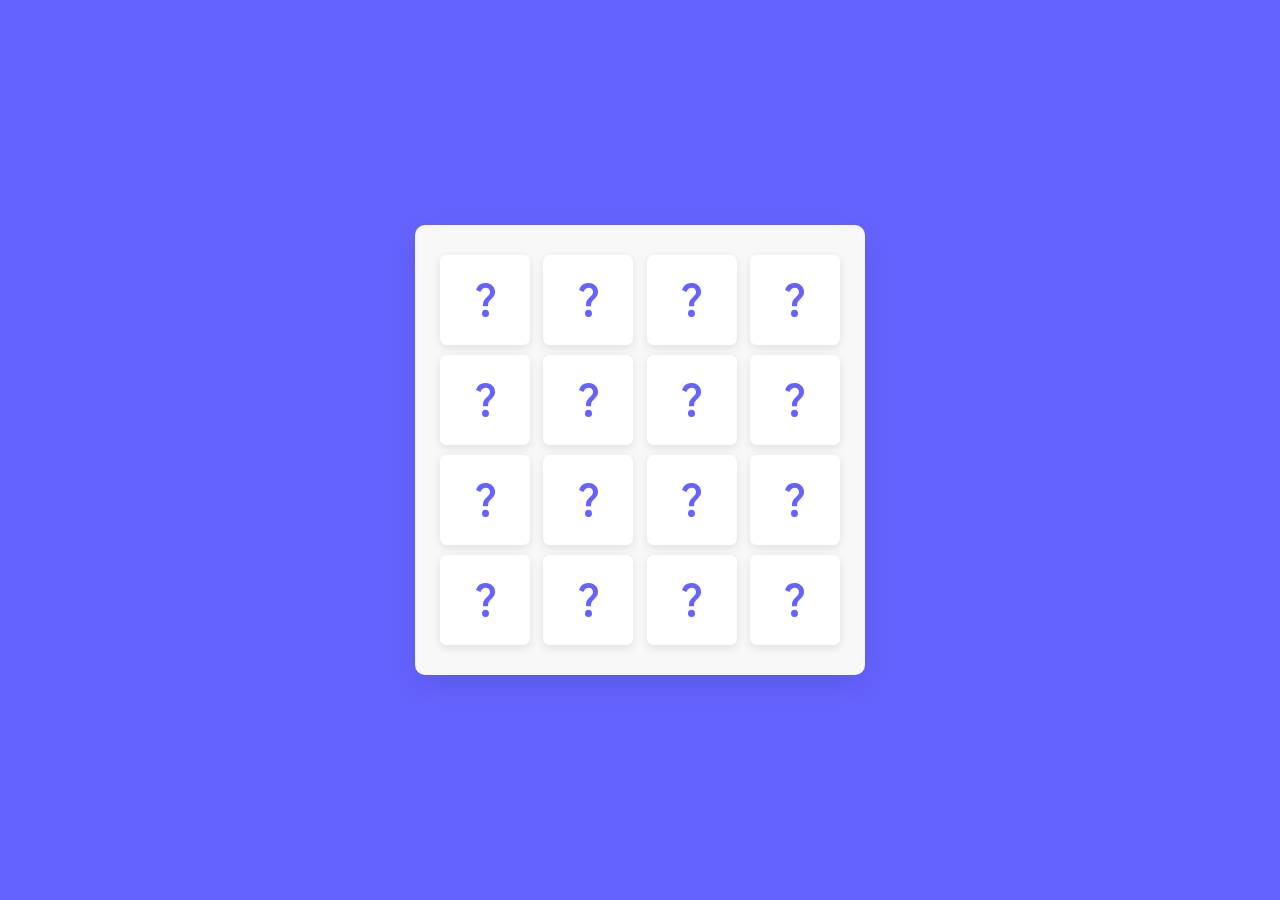
<file: Memory Cards Game [Demo 1]/index.html>
<!DOCTYPE html>
<!-- Source Code By CodingNepal -->
<html lang="en" dir="ltr">
  <head>
    <meta charset="utf-8">  
    <title>Memory Card Game</title>
    <link rel="stylesheet" href="style.css">
    <meta name="viewport" content="width=device-width, initial-scale=1.0">
  </head>
  <body>
    <div class="wrapper">
      <ul class="cards">
        <li class="card">
          <div class="view front-view">
            <img src="images/que_icon.svg" alt="icon">
          </div>
          <div class="view back-view">
            <img src="images/img-1.png" alt="card-img">
          </div>
        </li>
        <li class="card">
          <div class="view front-view">
            <img src="images/que_icon.svg" alt="icon">
          </div>
          <div class="view back-view">
            <img src="images/img-6.png" alt="card-img">
          </div>
        </li>
        <li class="card">
          <div class="view front-view">
            <img src="images/que_icon.svg" alt="icon">
          </div>
          <div class="view back-view">
            <img src="images/img-3.png" alt="card-img">
          </div>
        </li>
        <li class="card">
          <div class="view front-view">
            <img src="images/que_icon.svg" alt="icon">
          </div>
          <div class="view back-view">
            <img src="images/img-2.png" alt="card-img">
          </div>
        </li>
        <li class="card">
          <div class="view front-view">
            <img src="images/que_icon.svg" alt="icon">
          </div>
          <div class="view back-view">
            <img src="images/img-1.png" alt="card-img">
          </div>
        </li>
        <li class="card">
          <div class="view front-view">
            <img src="images/que_icon.svg" alt="icon">
          </div>
          <div class="view back-view">
            <img src="images/img-5.png" alt="card-img">
          </div>
        </li>
        <li class="card">
          <div class="view front-view">
            <img src="images/que_icon.svg" alt="icon">
          </div>
          <div class="view back-view">
            <img src="images/img-2.png" alt="card-img">
          </div>
        </li>
        <li class="card">
          <div class="view front-view">
            <img src="images/que_icon.svg" alt="icon">
          </div>
          <div class="view back-view">
            <img src="images/img-6.png" alt="card-img">
          </div>
        </li>
        <li class="card">
          <div class="view front-view">
            <img src="images/que_icon.svg" alt="icon">
          </div>
          <div class="view back-view">
            <img src="images/img-3.png" alt="card-img">
          </div>
        </li>
        <li class="card">
          <div class="view front-view">
            <img src="images/que_icon.svg" alt="icon">
          </div>
          <div class="view back-view">
            <img src="images/img-4.png" alt="card-img">
          </div>
        </li>
        <li class="card">
          <div class="view front-view">
            <img src="images/que_icon.svg" alt="icon">
          </div>
          <div class="view back-view">
            <img src="images/img-5.png" alt="card-img">
          </div>
        </li>
        <li class="card">
          <div class="view front-view">
            <img src="images/que_icon.svg" alt="icon">
          </div>
          <div class="view back-view">
            <img src="images/img-4.png" alt="card-img">
          </div>
        </li>
        <li class="card">
          <div class="view front-view">
            <img src="images/que_icon.svg" alt="icon">
          </div>
          <div class="view back-view">
            <img src="images/img-4.png" alt="card-img">
          </div>
        </li>
        <li class="card">
          <div class="view front-view">
            <img src="images/que_icon.svg" alt="icon">
          </div>
          <div class="view back-view">
            <img src="images/img-4.png" alt="card-img">
          </div>
        </li>
        <li class="card">
          <div class="view front-view">
            <img src="images/que_icon.svg" alt="icon">
          </div>
          <div class="view back-view">
            <img src="images/img-4.png" alt="card-img">
          </div>
        </li>
        <li class="card">
          <div class="view front-view">
            <img src="images/que_icon.svg" alt="icon">
          </div>
          <div class="view back-view">
            <img src="images/img-4.png" alt="card-img">
          </div>
        </li>
      </ul>
    </div>

    <script src="script.js"></script>

  </body>
</html>
</file>
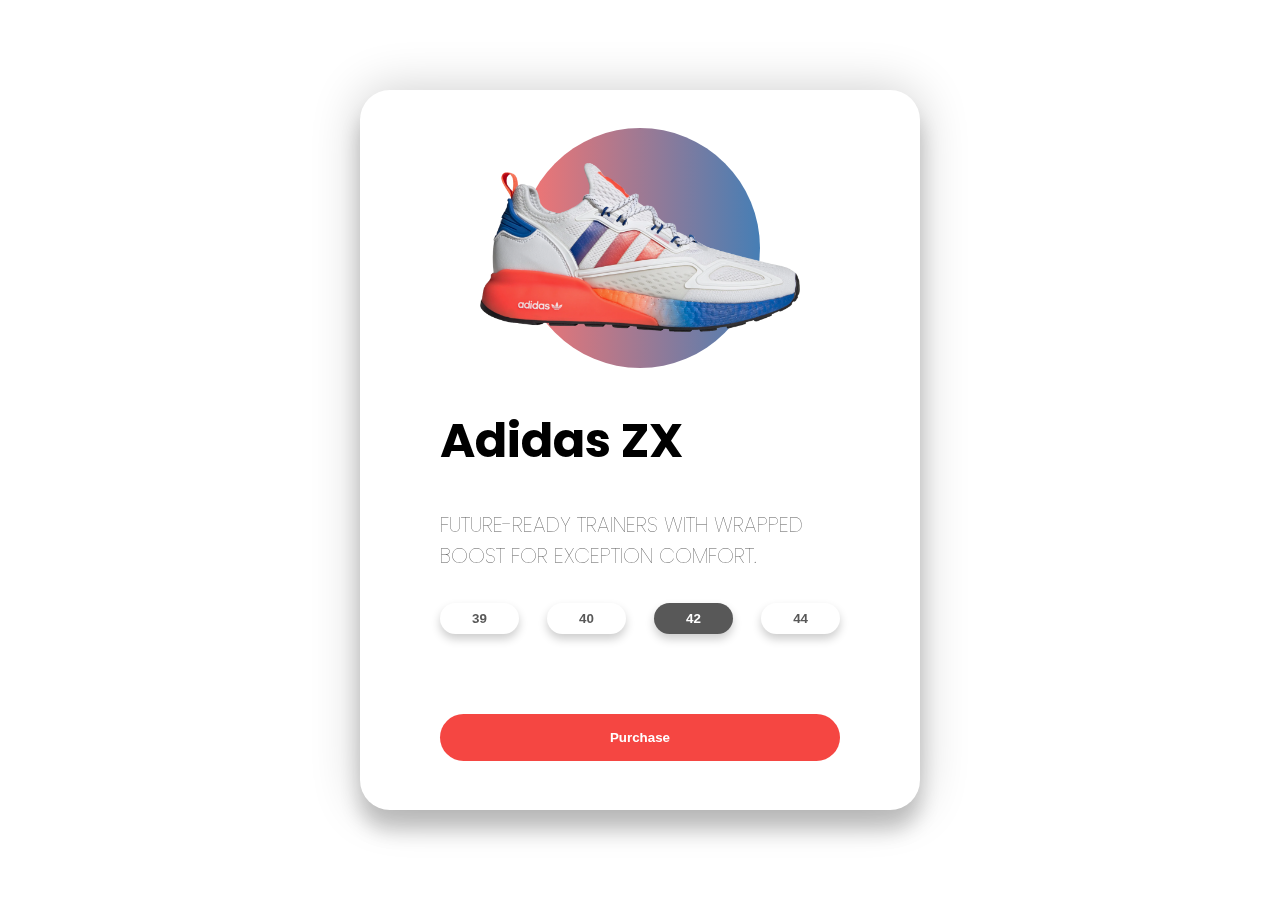
<file: 3d-card-effect-master/3d-card-effect-master/index.html>
<!DOCTYPE html>
<html lang="en">
<head>
    <meta charset="UTF-8">
    <meta name="viewport" content="width=device-width, initial-scale=1.0">
    <title>3d Card Effect</title>
    <link href="https://fonts.googleapis.com/css2?family=Poppins:wght@400;500&display=swap" rel="stylesheet">
    <link rel="stylesheet" href="./style.css">
</head>
<body>
    <div class="container">
        <div class="card">
            <div class="sneaker">
                <div class="circle"></div>
                <img src="./adidas.png" alt="adidas">
            </div>
            <div class="info">
                <h1 class="title">Adidas ZX</h1>
                <h3>FUTURE-READY TRAINERS WITH WRAPPED BOOST FOR EXCEPTION COMFORT.</h3>
                <div class="sizes">
                    <button>39</button>
                    <button>40</button>
                    <button class="active">42</button>
                    <button>44</button>
                </div>
                <div class="purchase">
                    <button>Purchase</button>
                </div>
            </div>
        </div>
    </div>
    <script src="./app.js"></script>
</body>
</html>
</file>
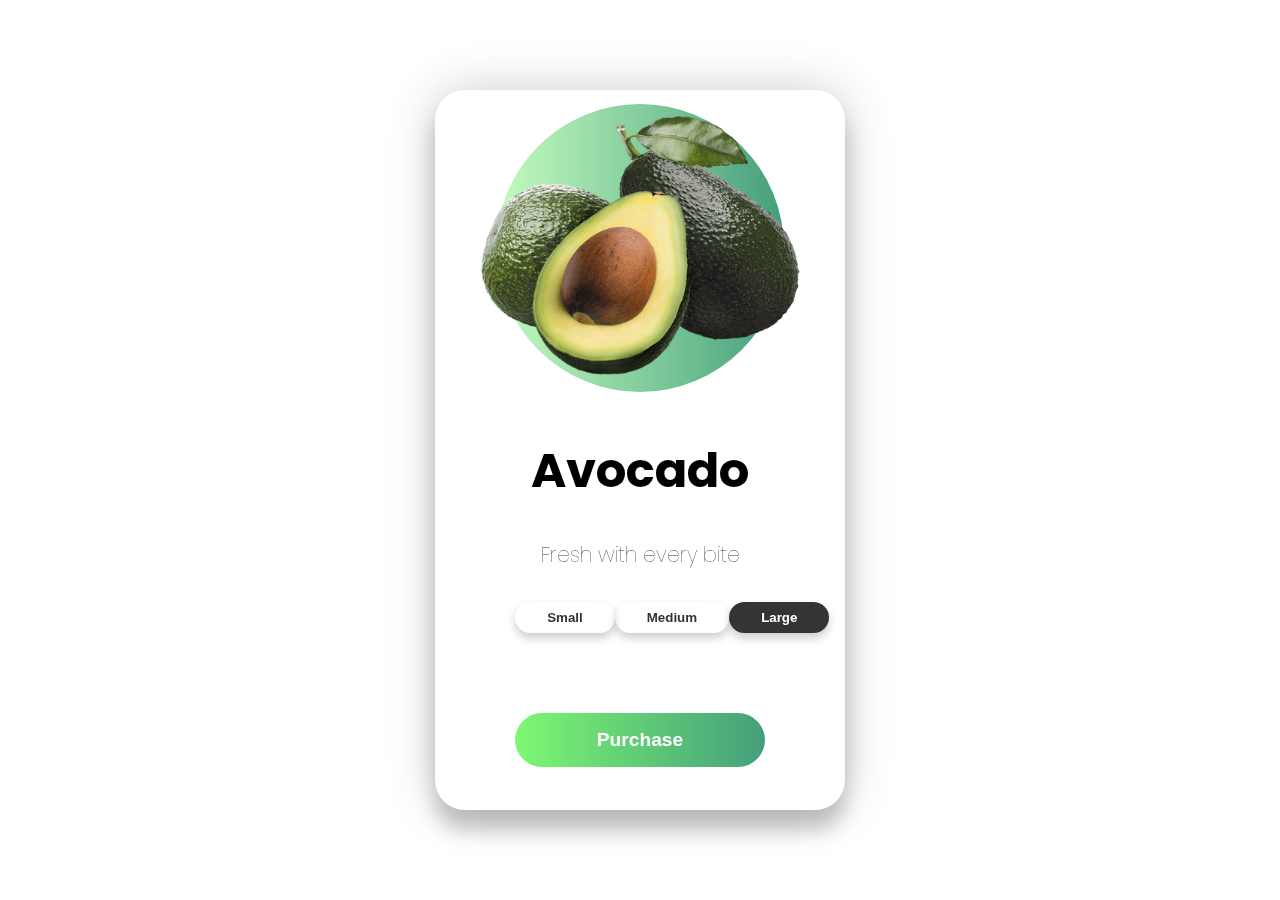
<file: animation code/Nov 27 Session files/index.html>
<!DOCTYPE html>
<html lang="en">
<head>
    <meta charset="UTF-8">
    <meta name="viewport" content="width=device-width, initial-scale=1.0">
    <title>Card Effect</title>
    <link rel="stylesheet" href="styles.css">
    <link rel="stylesheet" href="https://fonts.googleapis.com/css2?family=Poppins&display=swap">
</head>
<body>
    <div class="container">
        <div class="card">
            <div class="avocado">
                <div class="circle"></div>
                <img src="./avocado.png" alt="my card image">
            </div>
            <div class="info">
                <h1 class="title">Avocado</h1>
                <h3>Fresh with every bite</h3>
                <div class="sizes">
                    <button>Small</button>
                    <button>Medium</button>
                    <button class="active">Large</button>
                </div>
                <div class="purchase">
                    <button>Purchase</button>
                </div>
            </div>
        </div>
    </div>
    <script src="app.js"></script>
</body>
</html>
</file>
<file: Memory Cards Game [Demo 1]/style.css>
/* Import Google Font - Poppins */
@import url('https://fonts.googleapis.com/css2?family=Poppins:wght@400;500;600;700&display=swap');
*{
  margin: 0;
  padding: 0;
  box-sizing: border-box;
  font-family: 'Poppins', sans-serif;
}
body{
  display: flex;
  align-items: center;
  justify-content: center;
  min-height: 100vh;
  background: #6563FF;
}
.wrapper{
  padding: 25px;
  border-radius: 10px;
  background: #F8F8F8;
  box-shadow: 0 10px 30px rgba(0,0,0,0.1);
}
.cards, .card, .view{
  display: flex;
  align-items: center;
  justify-content: center;
}
.cards{
  height: 400px;
  width: 400px;
  flex-wrap: wrap;
  justify-content: space-between;
}
.cards .card{
  cursor: pointer;
  list-style: none;
  user-select: none;
  position: relative;
  perspective: 1000px;
  transform-style: preserve-3d;
  height: calc(100% / 4 - 10px);
  width: calc(100% / 4 - 10px);
}
.card.shake{
  animation: shake 0.35s ease-in-out;
}
@keyframes shake {
  0%, 100%{
    transform: translateX(0);
  }
  20%{
    transform: translateX(-13px);
  }
  40%{
    transform: translateX(13px);
  }
  60%{
    transform: translateX(-8px);
  }
  80%{
    transform: translateX(8px);
  }
}
.card .view{
  width: 100%;
  height: 100%;
  position: absolute;
  border-radius: 7px;
  background: #fff;
  pointer-events: none;
  backface-visibility: hidden;
  box-shadow: 0 3px 10px rgba(0,0,0,0.1);
  transition: transform 0.25s linear;
}
.card .front-view img{
  width: 19px;
}
.card .back-view img{
  max-width: 45px;
}
.card .back-view{
  transform: rotateY(-180deg);
}
.card.flip .back-view{
  transform: rotateY(0);
}
.card.flip .front-view{
  transform: rotateY(180deg);
}

@media screen and (max-width: 700px) {
  .cards{
    height: 350px;
    width: 350px;
  }
  .card .front-view img{
    width: 17px;
  }
  .card .back-view img{
    max-width: 40px;
  }
}

@media screen and (max-width: 530px) {
  .cards{
    height: 300px;
    width: 300px;
  }
  .card .front-view img{
    width: 15px;
  }
  .card .back-view img{
    max-width: 35px;
  }
}
</file>
<file: 3d-card-effect-master/3d-card-effect-master/style.css>
* {
  margin: 0;
  padding: 0;
  box-sizing: border-box;
}

body {
  font-family: "Poppins", sans-serif;
  min-height: 100vh;
  display: flex;
  align-items: center;
  justify-content: center;
  perspective: 1000px;
}
.container {
  width: 50%;
  display: flex;
  justify-content: center;
  align-items: center;
}
.card {
  transform-style: preserve-3d;
  min-height: 80vh;
  width: 35rem;
  border-radius: 30px;
  padding: 0rem 5rem;
  box-shadow: 0 20px 20px rgba(0, 0, 0, 0.2), 0px 0px 50px rgba(0, 0, 0, 0.2);
}

.sneaker {
  min-height: 35vh;
  display: flex;
  align-items: center;
  justify-content: center;
}
.sneaker img {
  width: 20rem;
  z-index: 2;
  transition: all 0.75s ease-out;
}
.circle {
  width: 15rem;
  height: 15rem;
  background: linear-gradient(
    to right,
    rgba(245, 70, 66, 0.75),
    rgba(8, 83, 156, 0.75)
  );
  position: absolute;
  border-radius: 50%;
  z-index: 1;
}

.info h1 {
  font-size: 3rem;
  transition: all 0.75s ease-out;
}
.info h3 {
  font-size: 1.3rem;
  padding: 2rem 0rem;
  color: #585858;
  font-weight: lighter;
  transition: all 0.75s ease-out;
}
.sizes {
  display: flex;
  justify-content: space-between;
  transition: all 0.75s ease-out;
}
.sizes button {
  padding: 0.5rem 2rem;
  background: none;
  border: none;
  box-shadow: 0px 5px 10px rgba(0, 0, 0, 0.2);
  border-radius: 30px;
  cursor: pointer;
  font-weight: bold;
  color: #585858;
}
button.active {
  background: #585858;
  color: white;
}
.purchase {
  margin-top: 5rem;
  transition: all 0.75s ease-out;
}
.purchase button {
  width: 100%;
  padding: 1rem 0rem;
  background: #f54642;
  border: none;
  color: white;
  cursor: pointer;
  border-radius: 30px;
  font-weight: bolder;
}
</file>
<file: animation code/Nov 27 Session files/styles.css>
*{
    margin: 0;
    padding: 0;
    box-sizing: border-box;
}



body{
    font-family: "Poppins", sans-serif;
    min-height: 100vh;
    display: flex;
    align-self: center;
    justify-content: center;
    perspective: 1000px;

}  

.container{
    width: 80%;
    display: flex;
    align-items: center;
    justify-content: center;
}

.card{
    transform-style: preserve-3d;
    height: 80vh;
    width: 40%;
    border-radius: 30px;
    padding: 0rem 5rem;
    text-align: center;
    box-shadow: 0 20px 20px rgba(0, 0, 0, 0.2), 0px 0px 50px rgba(0, 0, 0, 0.2)
}

.avocado{
    
    min-height: 35vh;
    display: flex;
    align-items: center;
    justify-content: center;
    padding-top: 5px;
    padding-bottom: 5px;
    /* background: rgb(185, 255, 252); */
} 

.avocado img {
    width: 20rem;
    z-index: 2;
    padding-bottom: 5px;
    transition: all 0.75s ease-out;
}

.circle{
    width: 18rem;
    height: 18rem;
    background: linear-gradient(to right, rgba(176, 251, 169, 0.75), rgba(6, 126, 80, 0.75));
    position: absolute;
    border-radius: 50%;
    z-index: 1;
}



.info h1{
    font-size: 3rem;
    align-items: center;
    padding-top: 30px;
    transition: all 0.75s ease-out;
}

.info h3{
    font-size: 1.3rem;
    padding: 2rem 0rem;
    align-items: center;
    color: #363333;
    font-weight: lighter;
    transition: all 0.75s ease-out;
}

.sizes{
    display: flex;
    justify-content: space-between;
    transition: all 0.75s ease-out;

}

.sizes button{
    padding: 0.5rem 2rem;
    background: none;
    border: none;
    border-radius: 30px;
    font-weight: bold;
    color: #363333;
    box-shadow: 0px 5px 10px rgba(0, 0, 0, 0.2);
    cursor: pointer;
    transition: 0.5s ease-in-out;
}

button.active{
    background: #363333;
    color: white;
}

.purchase{
    margin-top: 5rem;
    padding-bottom: 30px;
    transition: all 0.75s ease-out;
}

.purchase button{
    width: 100%;
    padding: 1rem 0rem;
    border-radius: 30px;
    border: none;
    background: linear-gradient(to right, rgba(81, 245, 66, 0.75), rgba(6, 126, 80, 0.75));
    color: white;
    font-weight: bold;
    font-size: 1.2rem;
    cursor: pointer;
    transition: 0.5s ease-in-out;
}
</file>
